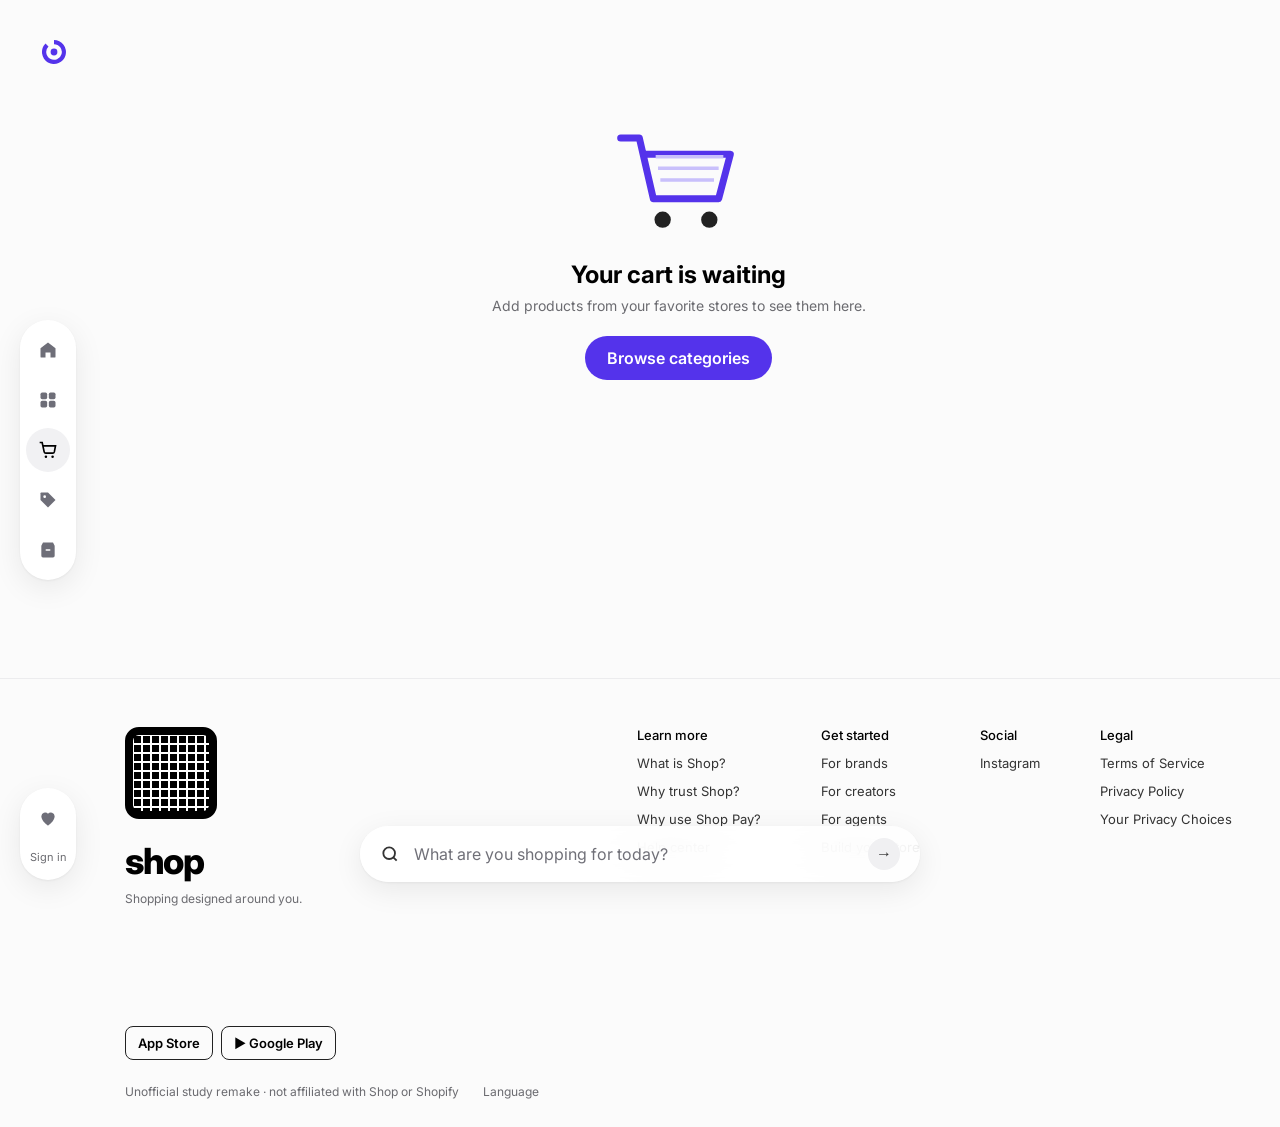
<file: cart.html>
<!doctype html>
<html lang="en">
<head>
  <meta charset="utf-8">
  <meta name="viewport" content="width=device-width, initial-scale=1">
  <title>Cart - Shop</title>
  <link rel="preconnect" href="https://fonts.googleapis.com">
  <link rel="preconnect" href="https://fonts.gstatic.com" crossorigin>
  <link href="https://fonts.googleapis.com/css2?family=Inter:wght@400;500;600;700;800&display=swap" rel="stylesheet">
  <link rel="stylesheet" href="styles.css">
</head>
<body data-page="cart">
  <main class="page"></main>
  <script src="data.js"></script>
  <script src="layout.js"></script>
  <script src="pages.js"></script>
</body>
</html>
</file>
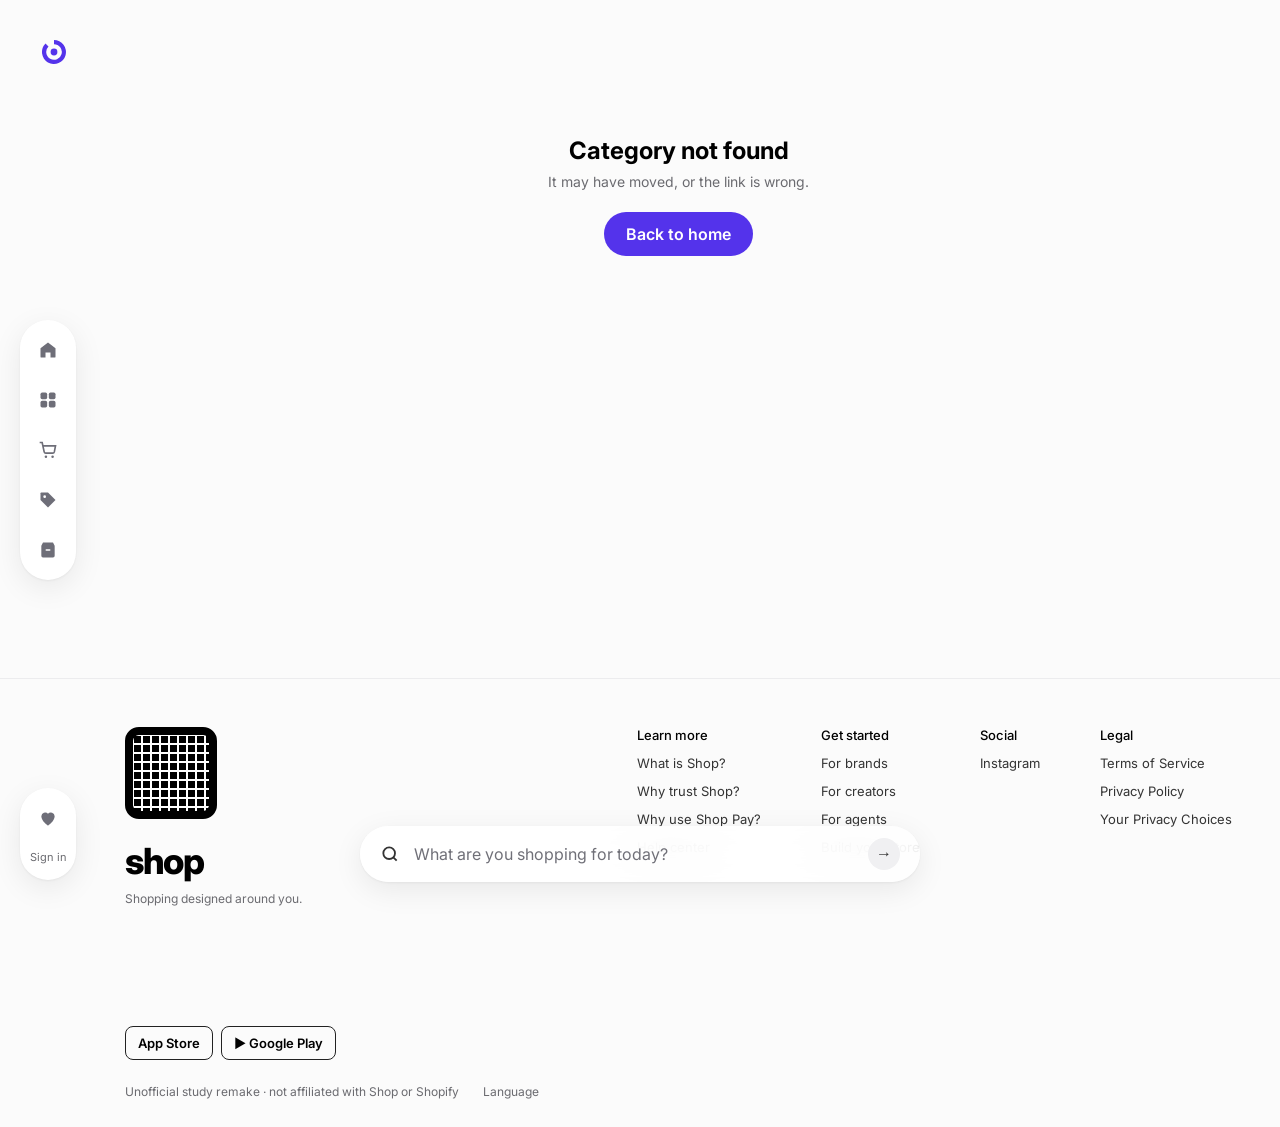
<file: category.html>
<!doctype html>
<html lang="en">
<head>
  <meta charset="utf-8">
  <meta name="viewport" content="width=device-width, initial-scale=1">
  <title>Category - Shop</title>
  <link rel="preconnect" href="https://fonts.googleapis.com">
  <link rel="preconnect" href="https://fonts.gstatic.com" crossorigin>
  <link href="https://fonts.googleapis.com/css2?family=Inter:wght@400;500;600;700;800&display=swap" rel="stylesheet">
  <link rel="stylesheet" href="styles.css">
</head>
<body data-page="category">
  <main class="page"></main>
  <script src="data.js"></script>
  <script src="layout.js"></script>
  <script src="pages.js"></script>
</body>
</html>
</file>
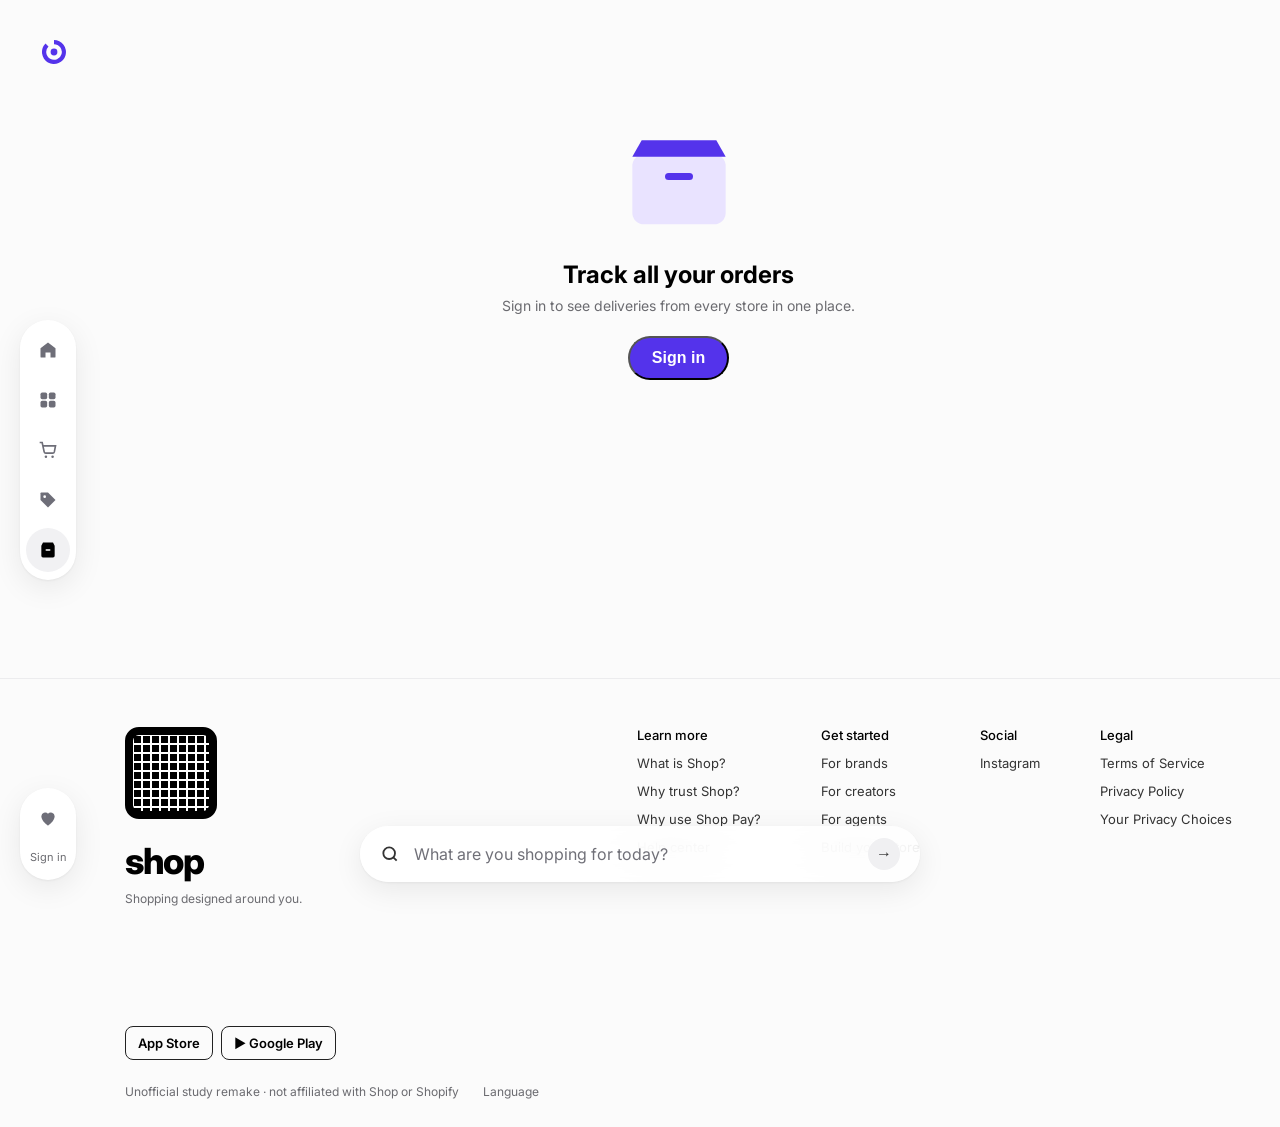
<file: orders.html>
<!doctype html>
<html lang="en">
<head>
  <meta charset="utf-8">
  <meta name="viewport" content="width=device-width, initial-scale=1">
  <title>Orders - Shop</title>
  <link rel="preconnect" href="https://fonts.googleapis.com">
  <link rel="preconnect" href="https://fonts.gstatic.com" crossorigin>
  <link href="https://fonts.googleapis.com/css2?family=Inter:wght@400;500;600;700;800&display=swap" rel="stylesheet">
  <link rel="stylesheet" href="styles.css">
</head>
<body data-page="orders">
  <main class="page"></main>
  <script src="data.js"></script>
  <script src="layout.js"></script>
  <script src="pages.js"></script>
</body>
</html>
</file>
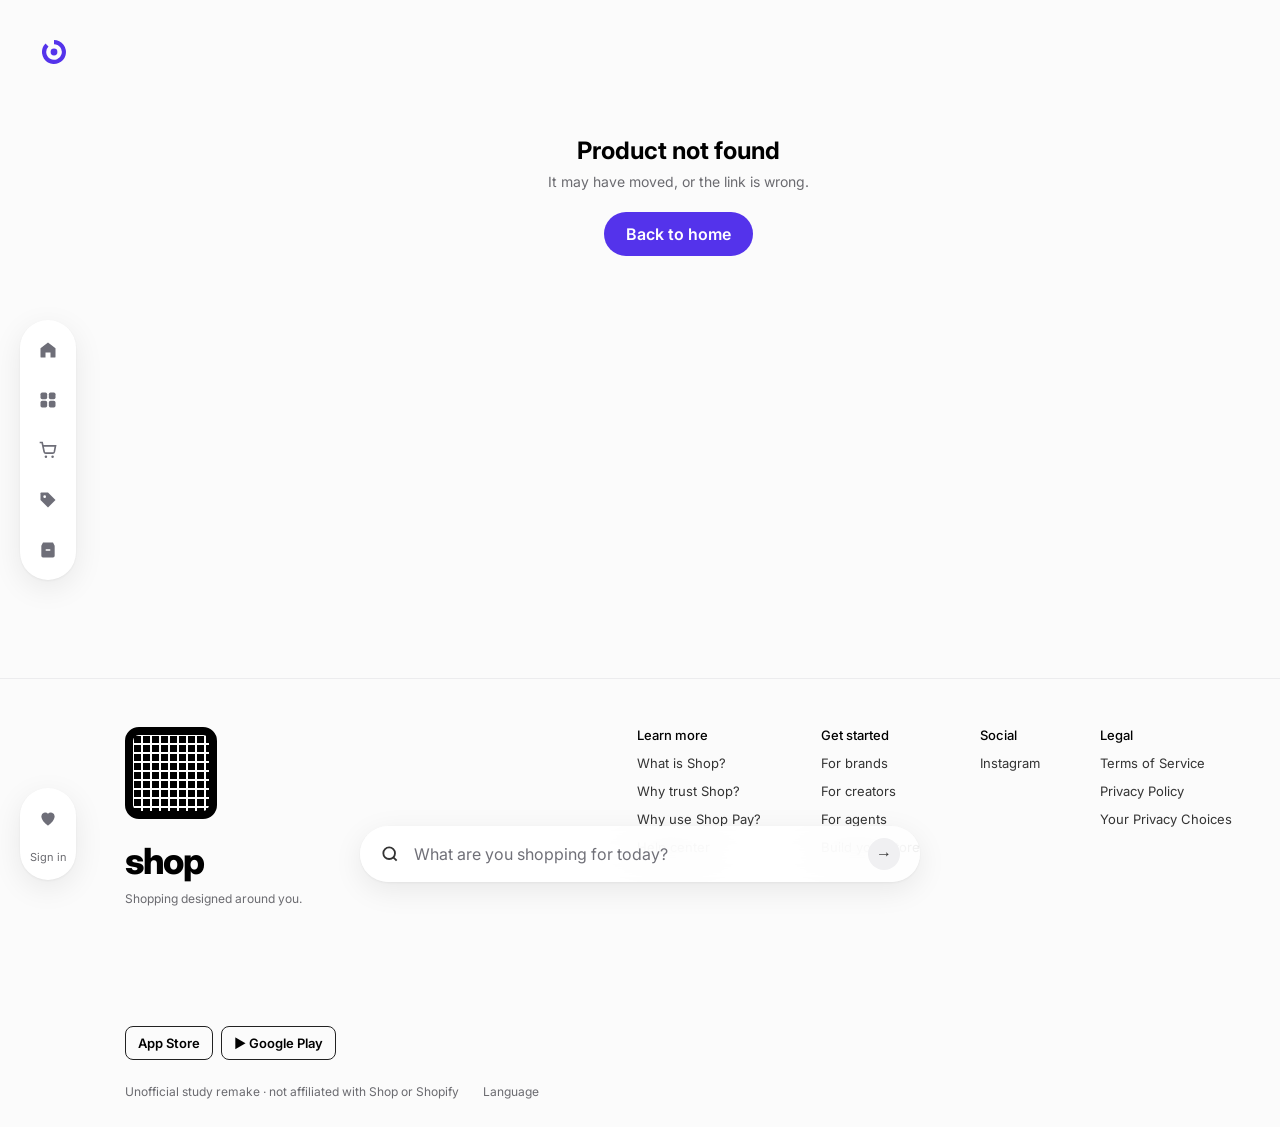
<file: product.html>
<!doctype html>
<html lang="en">
<head>
  <meta charset="utf-8">
  <meta name="viewport" content="width=device-width, initial-scale=1">
  <title>Product - Shop</title>
  <link rel="preconnect" href="https://fonts.googleapis.com">
  <link rel="preconnect" href="https://fonts.gstatic.com" crossorigin>
  <link href="https://fonts.googleapis.com/css2?family=Inter:wght@400;500;600;700;800&display=swap" rel="stylesheet">
  <link rel="stylesheet" href="styles.css">
</head>
<body data-page="product">
  <main class="page"></main>
  <script src="data.js"></script>
  <script src="layout.js"></script>
  <script src="pages.js"></script>
</body>
</html>
</file>
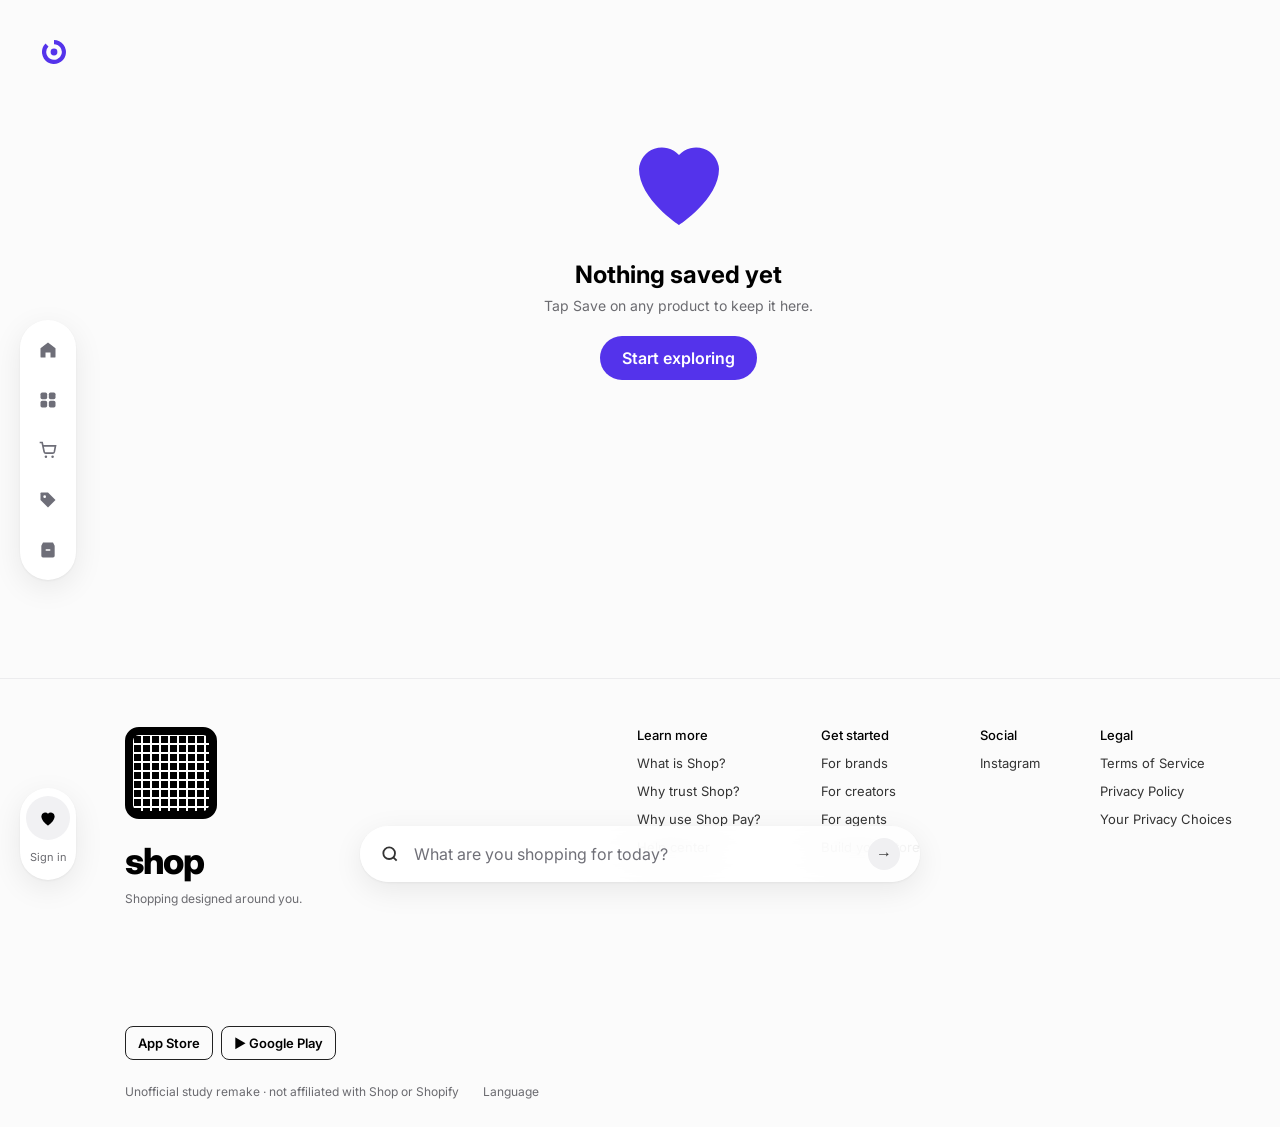
<file: saved.html>
<!doctype html>
<html lang="en">
<head>
  <meta charset="utf-8">
  <meta name="viewport" content="width=device-width, initial-scale=1">
  <title>Saved - Shop</title>
  <link rel="preconnect" href="https://fonts.googleapis.com">
  <link rel="preconnect" href="https://fonts.gstatic.com" crossorigin>
  <link href="https://fonts.googleapis.com/css2?family=Inter:wght@400;500;600;700;800&display=swap" rel="stylesheet">
  <link rel="stylesheet" href="styles.css">
</head>
<body data-page="saved">
  <main class="page"></main>
  <script src="data.js"></script>
  <script src="layout.js"></script>
  <script src="pages.js"></script>
</body>
</html>
</file>
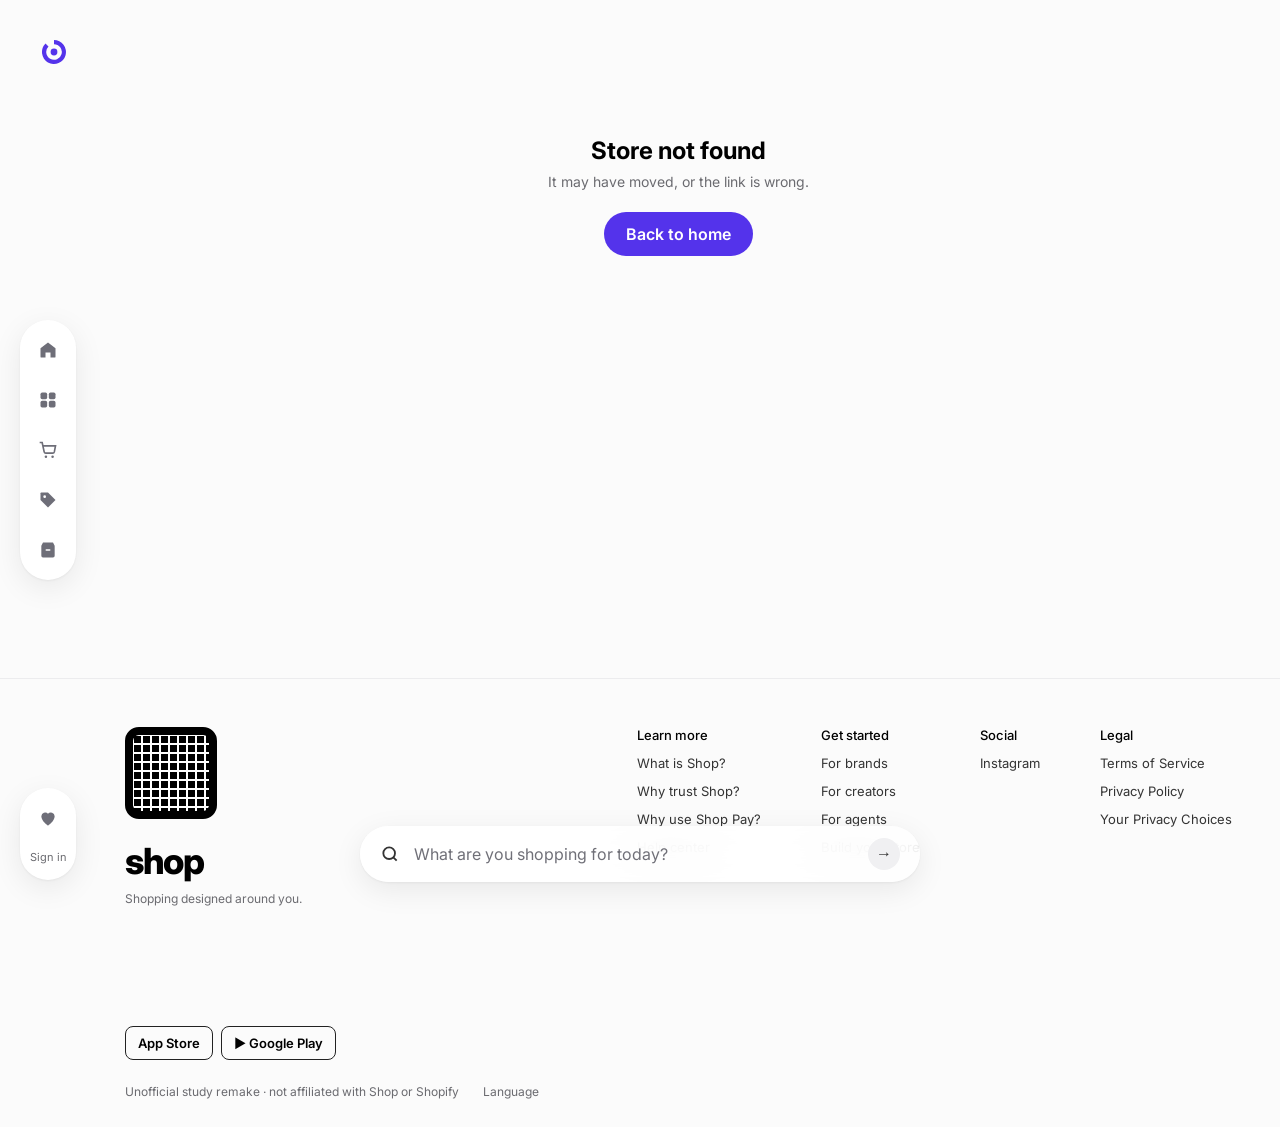
<file: store.html>
<!doctype html>
<html lang="en">
<head>
  <meta charset="utf-8">
  <meta name="viewport" content="width=device-width, initial-scale=1">
  <title>Store - Shop</title>
  <link rel="preconnect" href="https://fonts.googleapis.com">
  <link rel="preconnect" href="https://fonts.gstatic.com" crossorigin>
  <link href="https://fonts.googleapis.com/css2?family=Inter:wght@400;500;600;700;800&display=swap" rel="stylesheet">
  <link rel="stylesheet" href="styles.css">
</head>
<body data-page="store">
  <main class="page"></main>
  <script src="data.js"></script>
  <script src="layout.js"></script>
  <script src="pages.js"></script>
</body>
</html>
</file>
<file: styles.css>
:root {
  --bg: oklch(0.988 0 0);
  --surface: #fff;
  --ink: #000;
  --muted: #6b6b70;
  --line: #ececee;
  --shop: rgb(84, 51, 235);
  --shop-soft: #e9e3ff;
  --radius-xl: 36px;
  --radius-lg: 24px;
  --radius-md: 16px;
  --shadow: 0 8px 30px rgba(0, 0, 0, .08), 0 1px 3px rgba(0, 0, 0, .06);
  --gutter: 125px;
  --gutter-r: 48px;
}

* { box-sizing: border-box; }
html { scroll-behavior: smooth; }
body {
  margin: 0;
  background: var(--bg);
  color: var(--ink);
  font-family: Inter, "Helvetica Neue", Arial, sans-serif;
  -webkit-font-smoothing: antialiased;
}
a { color: inherit; text-decoration: none; }
img { display: block; max-width: 100%; }
svg { fill: currentColor; }

/* ---------- Left rail ---------- */
.logo {
  position: fixed; top: 30px; left: 32px; z-index: 30;
  color: var(--shop); display: grid; place-items: center;
  width: 44px; height: 44px; border-radius: 50%;
}
.rail {
  position: fixed; left: 20px; top: 50%; transform: translateY(-50%); z-index: 30;
  display: flex; flex-direction: column; gap: 6px; padding: 8px 6px;
  background: var(--surface); border-radius: 999px; box-shadow: var(--shadow);
}
.rail-bottom { top: auto; bottom: 20px; transform: none; padding-bottom: 12px; align-items: center; }
.rail-btn {
  position: relative; width: 44px; height: 44px; border-radius: 50%;
  display: grid; place-items: center; color: #6e6e78; transition: background .15s, color .15s;
}
.rail-btn svg { width: 20px; height: 20px; fill: currentColor; stroke: none; }
.rail-btn:hover { background: #f3f3f5; color: var(--ink); }
.rail-btn.active { background: #f1f1f3; color: var(--ink); }
.rail-signin { font: inherit; font-size: 11px; color: var(--muted); padding: 4px 0; border: 0; background: none; cursor: pointer; }
.rail-signin:hover { color: var(--ink); }

/* ---------- Search ---------- */
.top {
  position: fixed; top: 16px; left: 0; right: 0; z-index: 25;
  display: flex; justify-content: center; pointer-events: none;
}
.search {
  pointer-events: auto; width: min(510px, calc(100vw - 32px)); height: 64px;
  display: flex; align-items: center; gap: 12px; padding: 0 20px;
  background: rgba(255, 255, 255, .86); backdrop-filter: blur(20px);
  border-radius: 999px; box-shadow: var(--shadow);
}
.search-icon { width: 20px; height: 20px; fill: none; stroke: #333; stroke-width: 2.2; flex: none; }
.search input {
  flex: 1; border: 0; background: none; outline: none; font: inherit; font-size: 16px; color: var(--ink);
}
.search input::placeholder { color: #707078; }
.search-go { border: 0; width: 32px; height: 32px; border-radius: 50%; background: #f0f0f2; color: #333; font-size: 16px; cursor: pointer; flex: none; }
.search-go:hover { background: var(--shop); color: #fff; }

/* ---------- Layout ---------- */
main { padding: 92px var(--gutter-r) 0 var(--gutter); }

.chips {
  list-style: none; margin: 0 0 16px; padding: 0;
  display: flex; justify-content: center; gap: 22px; flex-wrap: wrap;
}
.chips a {
  display: flex; align-items: center; gap: 10px; font-size: 15px; font-weight: 500;
  padding: 4px 8px 4px 4px; border-radius: 999px; transition: background .15s;
}
.chips a:hover { background: #f0f0f2; }
.chips img { width: 34px; height: 34px; border-radius: 50%; object-fit: cover; }
.chip-more { padding: 4px !important; color: #777; }
.chip-more svg { width: 24px; height: 24px; }

/* ---------- Hero ---------- */
.hero {
  position: relative; height: 461px; border-radius: var(--radius-xl);
  overflow: hidden; box-shadow: var(--shadow);
}
.hero-track { display: flex; height: 100%; transition: transform .7s cubic-bezier(.65, 0, .35, 1); }
.hero-slide { position: relative; flex: 0 0 100%; height: 100%; overflow: hidden; color: #fff; }
.hero-slide > img { position: absolute; inset: 0; width: 100%; height: 100%; object-fit: cover; }
.slide-snow {
  background:
    radial-gradient(ellipse 120% 40% at 50% 100%, #e4e6f4 0 40%, transparent 41%),
    linear-gradient(180deg, #121a52 0%, #26337f 45%, #6c75b8 72%, #d9dcee 100%);
}
.snow {
  position: absolute; inset: 0;
  background-image:
    radial-gradient(1.5px 1.5px at 20% 30%, #fff 50%, transparent),
    radial-gradient(1px 1px at 70% 20%, #fff 50%, transparent),
    radial-gradient(1.5px 1.5px at 40% 60%, #fff 50%, transparent),
    radial-gradient(1px 1px at 85% 45%, #fff 50%, transparent),
    radial-gradient(1px 1px at 10% 70%, #fff 50%, transparent),
    radial-gradient(1.5px 1.5px at 55% 15%, #fff 50%, transparent);
  background-size: 300px 220px;
  animation: snow 18s linear infinite; opacity: .8;
}
@keyframes snow { to { background-position: 0 660px, 0 660px, 0 660px, 0 660px, 0 660px, 0 660px; } }
.banner {
  position: absolute; right: 12%; top: 37%; display: flex; align-items: center;
  animation: fly 6s ease-in-out infinite alternate;
}
.banner span {
  background: #c23a2e; color: #fff; font-weight: 800; font-size: 24px; letter-spacing: .5px;
  padding: 6px 14px; transform: skewY(-3deg); box-shadow: 0 6px 20px rgba(0, 0, 0, .25);
}
.banner svg { width: 80px; height: 40px; }
@keyframes fly { to { transform: translate(-30px, -10px); } }
.slide-kbeauty::after { content: ""; position: absolute; inset: 0; background: linear-gradient(90deg, rgba(0,0,0,.55), transparent 65%); }
.slide-you { background: radial-gradient(circle at 80% 30%, #8b6bff, var(--shop) 45%, #2a148f); }

.hero-copy { position: absolute; left: 32px; bottom: 32px; z-index: 2; max-width: 900px; }
.hero-copy h2 { margin: 0 0 10px; font-size: 64px; line-height: 58px; font-weight: 800; letter-spacing: -1px; }
.hero-copy p { margin: 0 0 22px; font-size: 15px; line-height: 1.35; opacity: .92; }

.btn {
  display: inline-flex; align-items: center; height: 44px; padding: 0 22px;
  background: var(--shop); color: #fff; border-radius: 999px; font-size: 16px; font-weight: 600;
  transition: transform .15s, filter .15s;
}
.btn:hover { filter: brightness(1.1); }
.btn:active { transform: scale(.97); }
.btn-light { background: #fff; color: var(--shop); }

.hero-dots { position: absolute; left: 190px; bottom: 50px; display: flex; gap: 5px; z-index: 3; }
.hero-dots button {
  width: 6px; height: 6px; padding: 0; border: 0; border-radius: 99px;
  background: rgba(255, 255, 255, .45); cursor: pointer; transition: width .3s, background .3s;
}
.hero-dots button[aria-selected="true"] { width: 22px; background: rgba(255, 255, 255, .9); }

/* ---------- Sections ---------- */
.section { margin-top: 40px; }
.section-title { margin: 0 0 14px; font-size: 20px; font-weight: 600; }
.chev { display: inline-block; margin-left: 4px; font-weight: 700; }
.row-wrap { position: relative; }
.row {
  display: flex; gap: 8px; overflow-x: auto; scroll-snap-type: x mandatory;
  scrollbar-width: none; scroll-behavior: smooth;
}
.row::-webkit-scrollbar { display: none; }
.row > * { scroll-snap-align: start; flex: none; }
.row-next {
  position: absolute; right: 10px; top: 50%; transform: translateY(-50%);
  width: 36px; height: 36px; border-radius: 50%; border: 0; background: #fff;
  box-shadow: var(--shadow); font-size: 22px; line-height: 1; cursor: pointer;
}
.row-next:hover { background: #f5f5f7; }

/* Deals */
.deal { width: 175px; }
.deal-img { width: 175px; height: 175px; border-radius: var(--radius-md); overflow: hidden; position: relative; }
.deal-img img { width: 100%; height: 100%; object-fit: cover; transition: transform .4s; }
.deal:hover .deal-img img { transform: scale(1.04); }
.deal-img .deal-name {
  position: absolute; inset: 0; display: grid; place-items: center; color: #fff;
  font-size: 26px; font-weight: 700; text-shadow: 0 2px 12px rgba(0,0,0,.4); text-align: center; padding: 8px;
}
.deal-meta { display: flex; align-items: center; gap: 8px; padding-top: 8px; font-size: 13px; font-weight: 500; }
.deal-meta .avatar {
  width: 34px; height: 34px; border-radius: 50%; border: 1px solid var(--line); flex: none;
  display: grid; place-items: center; font-size: 10px; font-weight: 700; background: #fff;
}
.deal-meta .rating { margin-left: auto; font-weight: 600; }

/* Trending */
.store-card {
  width: 248px; height: 380px; border-radius: var(--radius-lg); position: relative; overflow: hidden;
  color: #fff; display: flex; flex-direction: column; justify-content: space-between;
}
.store-card > img { position: absolute; inset: 0; width: 100%; height: 100%; object-fit: cover; }
.store-card::before { content: ""; position: absolute; inset: 0; background: linear-gradient(180deg, rgba(0,0,0,.15), rgba(0,0,0,.35)); z-index: 1; }
.store-head { position: relative; z-index: 2; text-align: center; padding-top: 104px; }
.store-head .name { font-size: 26px; font-weight: 700; letter-spacing: 2px; text-transform: uppercase; }
.store-head .rating { font-size: 11px; opacity: .9; margin-top: 4px; }
.store-deal {
  position: relative; z-index: 2; margin: 8px; padding: 10px 8px 8px; border-radius: 18px;
  background: rgba(40, 40, 40, .45); backdrop-filter: blur(14px); text-align: center;
}
.pill { display: inline-block; font-size: 10px; font-weight: 600; padding: 3px 8px; border-radius: 99px; background: var(--shop-soft); color: var(--shop); }
.store-deal .thumbs { display: grid; grid-template-columns: 1fr 1fr; gap: 6px; margin-top: 8px; }
.thumb { position: relative; aspect-ratio: 1; border-radius: 12px; overflow: hidden; background: #fff; }
.thumb img { width: 100%; height: 100%; object-fit: cover; }
.thumb .price { position: absolute; left: 6px; top: 6px; font-size: 10px; font-weight: 600; color: #222; background: rgba(255,255,255,.9); padding: 2px 5px; border-radius: 99px; }

/* Categories */
.cat-grid { display: grid; grid-template-columns: repeat(5, 1fr); gap: 8px; }
.cat {
  position: relative; height: 128px; border-radius: var(--radius-md); overflow: hidden; color: #fff;
}
.cat img { position: absolute; inset: 0; width: 100%; height: 100%; object-fit: cover; mix-blend-mode: luminosity; opacity: .55; transition: transform .4s; }
.cat:hover img { transform: scale(1.05); }
.cat span { position: absolute; left: 16px; bottom: 14px; font-size: 13px; font-weight: 600; }

/* Category reel */
.category-reel { margin-top: 64px; }
.reel { overflow: hidden; height: 130px; position: relative; -webkit-mask-image: linear-gradient(90deg, transparent, #000 15%, #000 85%, transparent); mask-image: linear-gradient(90deg, transparent, #000 15%, #000 85%, transparent); }
.reel-words { display: flex; gap: 48px; position: absolute; left: 50%; top: 0; transition: transform .8s cubic-bezier(.65, 0, .35, 1); }
.reel-words a { font-size: 84px; font-weight: 800; letter-spacing: -2px; color: #b5b5b9; white-space: nowrap; transition: color .5s; line-height: 130px; }
.reel-words a.on { color: var(--ink); }
.product { width: 175px; }
.product .img { position: relative; width: 175px; height: 175px; border-radius: var(--radius-md); overflow: hidden; background: #f1efe9; }
.product .img img { width: 100%; height: 100%; object-fit: cover; transition: transform .4s; }
.product:hover .img img { transform: scale(1.04); }
.product .brand { font-size: 11px; color: var(--muted); margin-top: 8px; }
.product h3 { font-size: 13px; font-weight: 600; margin: 2px 0; white-space: nowrap; overflow: hidden; text-overflow: ellipsis; }
.product .stars { font-size: 11px; letter-spacing: -1px; }
.product .stars small { letter-spacing: 0; color: var(--muted); margin-left: 3px; }
.product .price { font-size: 13px; font-weight: 600; margin-top: 2px; }
.product .price s { color: var(--muted); font-weight: 400; margin-left: 4px; }

/* Home stores */
.home-card { width: 340px; height: 480px; border-radius: var(--radius-lg); overflow: hidden; position: relative; color: #fff; }
.home-card > img { position: absolute; inset: 0; width: 100%; height: 100%; object-fit: cover; }
.home-card::before { content: ""; position: absolute; inset: 0; background: rgba(0,0,0,.25); z-index: 1; }
.home-card .store-head { padding-top: 150px; }
.home-card .store-head .name { font-size: 34px; letter-spacing: 4px; font-weight: 500; }
.home-card .store-deal { position: absolute; left: 0; right: 0; bottom: 0; }

/* Discover */
.discover { margin: 96px calc(-1 * var(--gutter-r)) 0 calc(-1 * var(--gutter)); text-align: center; }
.discover h2 { font-size: 80px; line-height: .95; letter-spacing: -2.5px; font-weight: 800; margin: 0 0 56px; }
.glasses {
  display: inline-block; width: 150px; height: 56px; vertical-align: middle; margin: 0 4px;
  background: linear-gradient(90deg, #ff6a2b, #ffa45a); border-radius: 40px 40px 60px 60px / 30px 30px 50px 50px;
  transform: rotate(14deg); box-shadow: inset 0 -8px 0 rgba(0,0,0,.15);
}
.editorial { gap: 8px; padding: 0 8px; text-align: left; }
.edit-card { width: 420px; height: 560px; border-radius: var(--radius-lg); overflow: hidden; position: relative; color: #fff; }
.edit-card > img { position: absolute; inset: 0; width: 100%; height: 100%; object-fit: cover; transition: transform .6s; }
.edit-card:hover > img { transform: scale(1.03); }
.edit-card::after { content: ""; position: absolute; inset: 50% 0 0; background: linear-gradient(transparent, rgba(0,0,0,.55)); }
.edit-copy { position: absolute; left: 18px; right: 120px; bottom: 18px; z-index: 2; }
.edit-copy h3 { margin: 0 0 4px; font-size: 22px; font-weight: 600; }
.edit-copy p { margin: 0; font-size: 12px; opacity: .85; }
.edit-thumbs { position: absolute; right: 14px; bottom: 18px; z-index: 2; display: flex; }
.edit-thumbs img { width: 40px; height: 40px; border-radius: 10px; border: 2px solid #fff; object-fit: cover; margin-left: -10px; transform: rotate(-6deg); }
.edit-thumbs img:nth-child(2) { transform: rotate(4deg); }

/* ---------- Footer ---------- */
.footer { margin-top: 48px; padding: 48px var(--gutter-r) 28px var(--gutter); background: var(--bg); display: grid; grid-template-columns: 1fr auto; gap: 40px 24px; border-top: 1px solid var(--line); }
.qr {
  width: 92px; height: 92px; border-radius: 14px; background: #000;
  background-image:
    linear-gradient(90deg, #fff 2px, transparent 2px), linear-gradient(#fff 2px, transparent 2px);
  background-size: 9px 9px; background-position: 8px 8px; border: 8px solid #000;
}
.wordmark { font-size: 36px; font-weight: 800; letter-spacing: -1.5px; margin: 20px 0 8px; }
.footer-brand p { margin: 0; font-size: 12px; color: var(--muted); }
.footer-cols { display: flex; gap: 60px; }
.footer-cols h4 { font-size: 13px; font-weight: 500; margin: 0 0 12px; }
.footer-cols a { display: block; font-size: 13px; color: #333; margin-bottom: 12px; }
.footer-cols a:hover { color: var(--shop); }
.footer-bottom { grid-column: 1 / -1; display: flex; flex-direction: column; gap: 24px; padding-top: 80px; }
.stores { display: flex; gap: 8px; }
.store-badge { border: 1px solid #222; border-radius: 8px; padding: 8px 12px; font-size: 13px; font-weight: 600; }
.legal { display: flex; gap: 24px; font-size: 12px; color: var(--muted); }

/* ---------- Shared bits for inner pages ---------- */
.cart-badge {
  position: absolute; top: 4px; right: 2px; min-width: 18px; height: 18px; padding: 0 5px;
  border-radius: 99px; background: var(--shop); color: #fff; font-size: 11px; font-weight: 700;
  display: grid; place-items: center;
}
.cart-badge[hidden] { display: none; }
.toast {
  position: fixed; left: 50%; bottom: 100px; z-index: 60; transform: translate(-50%, 20px);
  background: #111; color: #fff; padding: 12px 18px; border-radius: 14px; font-size: 14px; font-weight: 500;
  opacity: 0; pointer-events: none; transition: opacity .2s, transform .2s; max-width: calc(100vw - 32px);
}
.toast.show { opacity: 1; transform: translate(-50%, 0); }
.muted { color: var(--muted); font-weight: 400; }
.btn-dark { background: #111; }
.btn-ghost { background: #f1f1f3; color: var(--ink); }
.btn-block { display: flex; width: 100%; justify-content: center; border: 0; cursor: pointer; font: inherit; font-weight: 600; margin-top: 10px; height: 48px; }
.badge-off, .badge-excl {
  position: absolute; left: 8px; top: 8px; font-size: 10px; font-weight: 600; padding: 3px 7px; border-radius: 99px;
}
.badge-off { background: #111; color: #fff; }
.badge-excl { background: var(--shop-soft); color: var(--shop); }

.bottom-search { position: fixed; left: 0; right: 0; bottom: 18px; z-index: 25; display: flex; justify-content: center; pointer-events: none; }
.bottom-search .search { height: 56px; width: min(560px, calc(100vw - 32px)); }

main.page { padding-top: 40px; padding-bottom: 60px; min-height: 70vh; }
.page-head { text-align: center; margin-bottom: 28px; }
.page-head.left { text-align: left; }
.page-head h1 { font-size: 36px; font-weight: 700; letter-spacing: -.8px; margin: 0 0 8px; }
.crumbs { display: flex; gap: 8px; justify-content: center; font-size: 13px; color: var(--muted); margin-bottom: 20px; }
.crumbs a:hover { color: var(--ink); }
.sub-chips { gap: 8px; }
.sub-chips a { background: #fff; box-shadow: 0 1px 3px rgba(0,0,0,.08); font-size: 13px; padding-right: 12px; }
.sub-chips img { width: 28px; height: 28px; }

.product-grid { display: grid; grid-template-columns: repeat(auto-fill, minmax(165px, 1fr)); gap: 24px 10px; }
.product-grid .product { width: auto; }
.product-grid .product .img { width: 100%; height: auto; aspect-ratio: 1; }

.empty { text-align: center; padding: 80px 16px; max-width: 460px; margin: 0 auto; }
.empty.small { padding: 40px 16px; }
.empty h1 { font-size: 24px; margin: 16px 0 8px; }
.empty p { color: var(--muted); margin: 0 0 22px; font-size: 14px; }
.empty-art { width: 140px; height: 120px; }

/* Categories */
.all-cats { display: grid; grid-template-columns: repeat(auto-fill, minmax(260px, 1fr)); gap: 28px 12px; }
.cat-lg { display: block; height: 150px; }
.sub-links { display: flex; flex-wrap: wrap; gap: 6px; margin-top: 10px; }
.sub-links a { font-size: 12px; padding: 5px 10px; border-radius: 99px; background: #f0f0f2; }
.sub-links a:hover { background: var(--shop-soft); color: var(--shop); }

/* Category */
.feature-grid { display: grid; grid-template-columns: repeat(3, 1fr); gap: 10px; }
.feature { position: relative; height: 220px; border-radius: var(--radius-lg); overflow: hidden; color: #fff; }
.feature img { position: absolute; inset: 0; width: 100%; height: 100%; object-fit: cover; transition: transform .5s; }
.feature:hover img { transform: scale(1.04); }
.feature::after { content: ""; position: absolute; inset: 0; background: linear-gradient(180deg, transparent 40%, rgba(0,0,0,.55)); }
.feature div { position: absolute; left: 18px; bottom: 16px; right: 60px; z-index: 1; }
.feature h3 { margin: 0 0 2px; font-size: 18px; font-weight: 600; }
.feature p { margin: 0; font-size: 12px; opacity: .85; }
.feature-go { position: absolute; right: 16px; bottom: 16px; z-index: 1; width: 30px; height: 30px; border-radius: 50%; background: rgba(255,255,255,.25); display: grid; place-items: center; }
.panels { display: grid; grid-template-columns: 1fr 1fr; gap: 10px; margin-top: 24px; }
.panel { background: #fff; border-radius: var(--radius-lg); padding: 20px 0 20px 20px; box-shadow: 0 1px 3px rgba(0,0,0,.06); min-width: 0; }
.panel .product { width: 150px; }
.panel .product .img { width: 150px; height: 150px; }
.sub-tiles { display: grid; grid-template-columns: repeat(4, 1fr); gap: 10px; }
.sub-tile { position: relative; height: 90px; border-radius: var(--radius-md); overflow: hidden; color: #fff; }
.sub-tile img { position: absolute; inset: 0; width: 100%; height: 100%; object-fit: cover; filter: brightness(.65); }
.sub-tile span { position: absolute; inset: 0; display: grid; place-items: center; font-weight: 600; font-size: 14px; }

/* Store */
body.store-page { background: color-mix(in oklab, var(--store) 70%, #000); color: #fff; }
body.store-page .footer { background: color-mix(in oklab, var(--store) 60%, #000); border-color: rgba(255,255,255,.1); color: #fff; }
body.store-page .footer-cols a, body.store-page .footer-brand p, body.store-page .legal { color: rgba(255,255,255,.75); }
body.store-page .store-badge { border-color: rgba(255,255,255,.5); }
body.store-page main.page { padding-top: 0; }
.store-banner { margin: 0 calc(-1 * var(--gutter-r)) 0 calc(-1 * var(--gutter)); background: var(--shop); text-align: center; }
.store-banner button { border: 0; background: none; color: #fff; font: inherit; font-size: 12px; padding: 8px; cursor: pointer; }
.store-hero { position: relative; height: 360px; margin: 0 calc(-1 * var(--gutter-r)) 0 calc(-1 * var(--gutter)); overflow: hidden; }
.store-hero > img { position: absolute; inset: 0; width: 100%; height: 100%; object-fit: cover; opacity: .55; -webkit-mask-image: linear-gradient(#000 50%, transparent); mask-image: linear-gradient(#000 50%, transparent); }
.store-tools { position: absolute; top: 18px; left: var(--gutter); right: var(--gutter-r); display: flex; justify-content: space-between; gap: 12px; }
.store-search { display: flex; align-items: center; gap: 8px; height: 40px; padding: 0 14px; border-radius: 99px; background: rgba(255,255,255,.18); backdrop-filter: blur(12px); width: 280px; }
.store-search .search-icon { width: 16px; height: 16px; stroke: #fff; }
.store-search input { border: 0; background: none; outline: none; color: #fff; font: inherit; font-size: 14px; width: 100%; }
.store-search input::placeholder { color: rgba(255,255,255,.7); }
.follow { border: 0; height: 40px; padding: 0 18px; border-radius: 99px; background: rgba(255,255,255,.2); color: #fff; font: inherit; font-weight: 600; cursor: pointer; backdrop-filter: blur(12px); }
.follow:hover { background: rgba(255,255,255,.3); }
.store-title { position: absolute; left: 0; right: 0; top: 46%; transform: translateY(-50%); text-align: center; }
.store-title h1 { margin: 0; font-size: 72px; font-weight: 800; letter-spacing: -2px; text-shadow: 0 4px 30px rgba(0,0,0,.3); }
.store-title .rating { font-size: 13px; opacity: .85; }
.store-chips { display: flex; justify-content: center; gap: 8px; flex-wrap: wrap; margin: -40px 0 32px; position: relative; }
.store-chips button { display: flex; align-items: center; gap: 6px; border: 0; height: 36px; padding: 0 14px 0 6px; border-radius: 99px; background: rgba(255,255,255,.14); color: #fff; font: inherit; font-size: 13px; cursor: pointer; }
.store-chips button:first-child { padding-left: 14px; }
.store-chips button img { width: 26px; height: 26px; border-radius: 50%; object-fit: cover; }
.store-chips button.on, .store-chips button:hover { background: rgba(255,255,255,.3); }
.filters { display: flex; flex-wrap: wrap; gap: 8px; margin-bottom: 20px; }
.filters select, .filter {
  height: 36px; padding: 0 14px; border-radius: 99px; border: 0; background: rgba(127,127,127,.16); color: inherit;
  font: inherit; font-size: 13px; font-weight: 500; cursor: pointer; display: inline-flex; align-items: center;
}
.filters select option { color: #000; }
.filter.on { background: #fff; color: #111; box-shadow: 0 1px 3px rgba(0,0,0,.1); }
body.store-page .product .brand, body.store-page .product .stars small, body.store-page .product .price s { color: rgba(255,255,255,.6); }

/* Product */
.pdp { display: grid; grid-template-columns: minmax(0, 1fr) 360px; gap: 48px; align-items: start; }
.gallery { display: grid; grid-template-columns: 56px minmax(0, 1fr); gap: 16px; position: sticky; top: 24px; }
.thumbs-col { display: flex; flex-direction: column; gap: 8px; }
.thumbs-col button { padding: 0; border: 2px solid transparent; border-radius: 10px; overflow: hidden; cursor: pointer; background: none; }
.thumbs-col button.on { border-color: var(--ink); }
.main-shot { border-radius: var(--radius-lg); overflow: hidden; background: #eee; aspect-ratio: 9 / 11; max-height: 78vh; }
.main-shot img { width: 100%; height: 100%; object-fit: cover; }
.buy h1 { font-size: 22px; font-weight: 700; margin: 14px 0 6px; letter-spacing: -.3px; }
.pdp-store { display: flex; align-items: center; gap: 10px; }
.pdp-store .avatar { width: 36px; height: 36px; border-radius: 50%; display: grid; place-items: center; color: #fff; font-size: 11px; font-weight: 700; }
.pdp-store b { display: block; font-size: 13px; }
.pdp-store small { font-size: 11px; color: var(--muted); }
.pdp-rating { font-size: 13px; }
.pdp-price { display: flex; align-items: center; gap: 8px; font-size: 18px; font-weight: 700; margin: 12px 0; }
.pdp-price s { color: var(--muted); font-weight: 400; font-size: 15px; }
.off-chip { background: #111; color: #fff; font-size: 11px; padding: 3px 8px; border-radius: 99px; }
.unlock { width: 100%; display: grid; grid-template-columns: 1fr auto; text-align: left; border: 0; background: var(--shop-soft); border-radius: 14px; padding: 12px 14px; cursor: pointer; font: inherit; color: var(--shop); }
.unlock small { grid-column: 1; color: #555; font-size: 11px; }
.unlock span { grid-row: 1 / 3; grid-column: 2; align-self: center; font-size: 20px; }
.opt { margin-top: 18px; }
.opt-label { font-size: 12px; margin-bottom: 8px; color: var(--muted); }
.opt-label b { color: var(--ink); font-weight: 500; }
.swatches, .sizes { display: flex; gap: 8px; flex-wrap: wrap; }
.swatch { width: 40px; height: 40px; border-radius: 50%; padding: 2px; border: 2px solid transparent; background: none; cursor: pointer; }
.swatch img { width: 100%; height: 100%; border-radius: 50%; object-fit: cover; }
.swatch.on { border-color: var(--ink); }
.sizes button { min-width: 44px; height: 36px; border-radius: 99px; border: 1px solid #ddd; background: #fff; font: inherit; font-size: 13px; cursor: pointer; }
.sizes button.on { border: 2px solid var(--ink); font-weight: 600; }
.stepper { display: inline-flex; align-items: center; gap: 4px; }
.stepper button { width: 32px; height: 32px; border-radius: 50%; border: 0; background: #f0f0f2; font-size: 16px; cursor: pointer; }
.stepper span { min-width: 24px; text-align: center; font-size: 14px; }
.buy [data-add] { margin-top: 24px; }
.pdp-actions { display: grid; grid-template-columns: 1fr 1fr; gap: 8px; margin: 10px 0 18px; }
.pdp-actions button { height: 40px; border-radius: 99px; border: 0; background: #fff; box-shadow: 0 1px 3px rgba(0,0,0,.1); font: inherit; font-size: 13px; font-weight: 600; cursor: pointer; }
.buy details { border-top: 1px solid var(--line); padding: 14px 0; font-size: 13px; }
.buy summary { font-size: 16px; font-weight: 600; cursor: pointer; list-style: none; display: flex; justify-content: space-between; }
.buy summary::-webkit-details-marker { display: none; }
.buy summary::after { content: "+"; font-weight: 400; }
.buy details[open] summary::after { content: "−"; }
.buy details ul { padding-left: 18px; line-height: 1.7; }
.buy details ul.plain { list-style: none; padding: 0; }
.review-sum { display: grid; grid-template-columns: auto 1fr; gap: 20px; align-items: center; margin: 12px 0; }
.review-sum .score { font-size: 32px; font-weight: 700; }
.bars { display: grid; gap: 4px; }
.bar { display: grid; grid-template-columns: 10px 1fr; gap: 8px; align-items: center; font-size: 10px; }
.bar i { height: 5px; border-radius: 9px; background: #eee; overflow: hidden; }
.bar b { display: block; height: 100%; background: #111; }
.reviews { display: grid; grid-template-columns: 1fr 1fr; gap: 8px; }
.reviews article { background: #fff; border-radius: 14px; padding: 12px; box-shadow: 0 1px 3px rgba(0,0,0,.08); font-size: 12px; }
.reviews p { margin: 6px 0; }
.reviews small { color: var(--muted); }

/* Search */
.search-filters { justify-content: center; }

/* Cart */
.cart-groups { display: grid; grid-template-columns: repeat(auto-fill, minmax(340px, 1fr)); gap: 16px; align-items: start; max-width: 1100px; }
.cart-group { background: #fff; border-radius: var(--radius-lg); padding: 18px; box-shadow: 0 1px 3px rgba(0,0,0,.08); }
.cart-line { display: grid; grid-template-columns: 72px 1fr auto; gap: 12px; align-items: center; margin-top: 14px; }
.cart-line img { width: 72px; height: 72px; border-radius: 12px; object-fit: cover; }
.cart-info { display: flex; flex-direction: column; gap: 2px; font-size: 13px; min-width: 0; }
.cart-info b { font-weight: 600; }
.cart-info small { color: var(--muted); }
.cart-total { display: flex; justify-content: space-between; margin-top: 18px; padding-top: 14px; border-top: 1px solid var(--line); font-size: 14px; }

/* ---------- Responsive ---------- */
@media (max-width: 1000px) {
  :root { --gutter: 24px; --gutter-r: 24px; }
  .rail, .rail-bottom { display: none; }
  .logo { top: 26px; left: 14px; }
  .cat-grid { grid-template-columns: repeat(3, 1fr); }
  .hero-copy h2 { font-size: 44px; line-height: 42px; }
  .discover h2 { font-size: 52px; }
  .footer { grid-template-columns: 1fr; }
}
@media (max-width: 640px) {
  :root { --gutter: 16px; --gutter-r: 16px; }
  .logo { display: none; }
  .search { height: 54px; }
  main { padding-top: 84px; }
  .chips { flex-wrap: nowrap; overflow-x: auto; justify-content: flex-start; gap: 8px; scrollbar-width: none; }
  .chips li { flex: none; }
  .chips a { white-space: nowrap; }
  .hero { height: 420px; border-radius: 24px; }
  .hero-copy { left: 20px; bottom: 24px; right: 20px; }
  .hero-copy h2 { font-size: 34px; line-height: 34px; }
  .hero-dots { left: auto; right: 20px; }
  .banner { right: 4%; top: 18%; transform: scale(.7); }
  .cat-grid { grid-template-columns: repeat(2, 1fr); }
  .reel-words a { font-size: 52px; }
  .discover h2 { font-size: 40px; letter-spacing: -1px; }
  .glasses { width: 80px; height: 30px; }
  .edit-card { width: 280px; height: 400px; }
  .row-next { display: none; }
  .footer-cols { flex-wrap: wrap; gap: 24px 40px; }
  .legal { flex-direction: column; gap: 8px; }
}
@media (prefers-reduced-motion: reduce) {
  *, *::before, *::after { animation: none !important; transition: none !important; }
}

@media (max-width: 1000px) {
  .pdp { grid-template-columns: 1fr; gap: 24px; }
  .gallery { position: static; }
  .panels, .feature-grid { grid-template-columns: 1fr; }
  .sub-tiles { grid-template-columns: repeat(2, 1fr); }
  .store-title h1 { font-size: 48px; }
}
@media (max-width: 640px) {
  .gallery { grid-template-columns: 1fr; }
  .thumbs-col { flex-direction: row; order: 2; overflow-x: auto; }
  .thumbs-col button { width: 56px; flex: none; }
  .store-search { width: auto; flex: 1; }
  .store-title h1 { font-size: 38px; letter-spacing: -1px; }
  .store-hero { height: 300px; }
  .store-chips { flex-wrap: nowrap; overflow-x: auto; justify-content: flex-start; scrollbar-width: none; margin-top: -24px; }
  .store-chips button { flex: none; }
  .cart-groups { grid-template-columns: 1fr; }
  .product-grid { grid-template-columns: repeat(2, 1fr); gap: 20px 8px; }
  .page-head h1 { font-size: 28px; }
  .reviews { grid-template-columns: 1fr; }
  .bottom-search { bottom: 12px; }
}
</file>
